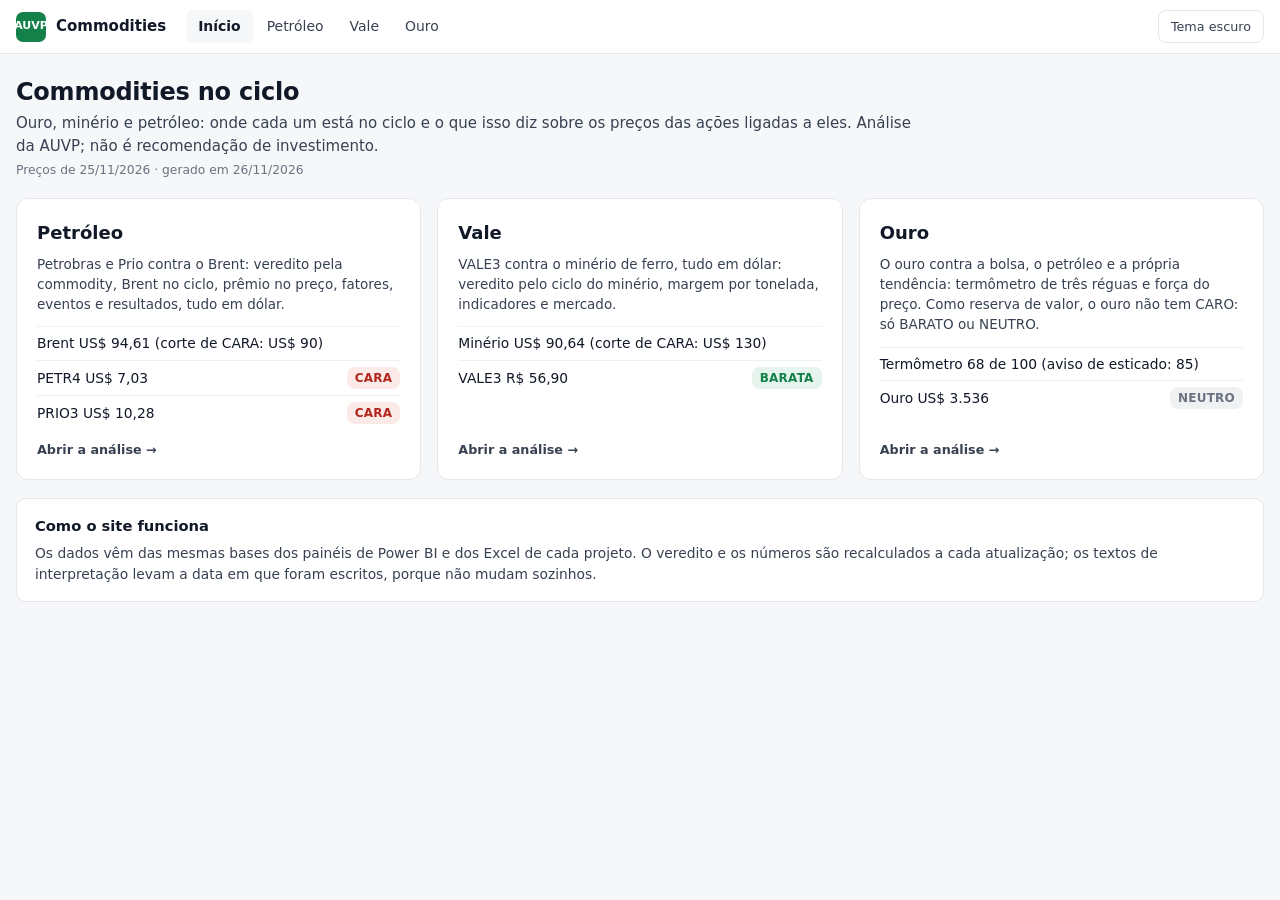
<file: index.html>
<!DOCTYPE html>
<html lang="pt-BR">
<head>
<meta charset="UTF-8">
<meta name="viewport" content="width=device-width, initial-scale=1">
<meta name="robots" content="noindex, nofollow">
<title>Commodities AUVP</title>
<link rel="stylesheet" href="assets/estilo.css">
</head>
<body>
<header class="site-topo">
  <div class="site-topo-in">
    <a class="site-nome" href="index.html"><span class="site-marca" aria-hidden="true">AUVP</span>Commodities</a>
    <nav class="site-menu" aria-label="Seções do site">
      <a href="index.html" aria-current="page">Início</a>
      <a href="petroleo.html">Petróleo</a>
      <a href="vale.html">Vale</a>
      <a href="ouro.html">Ouro</a>
    </nav>
    <button class="botao" id="tema" type="button">Tema escuro</button>
  </div>
</header>
<main class="pagina">
  <div class="cabeca">
    <h1>Commodities no ciclo</h1>
    <p class="sub">Ouro, minério e petróleo: onde cada um está no ciclo e o que isso diz sobre os preços das ações ligadas a eles. Análise da AUVP; não é recomendação de investimento.</p>
    <p class="meta" id="meta"></p>
  </div>
  <div class="projetos">
    <a class="projeto" href="petroleo.html">
      <h2>Petróleo</h2>
      <p>Petrobras e Prio contra o Brent: veredito pela commodity, Brent no ciclo, prêmio no preço, fatores, eventos e resultados, tudo em dólar.</p>
      <div class="acoes" id="acoes-petroleo"></div>
      <span class="ir">Abrir a análise →</span>
    </a>
    <a class="projeto" href="vale.html">
      <h2>Vale</h2>
      <p>VALE3 contra o minério de ferro, tudo em dólar: veredito pelo ciclo do minério, margem por tonelada, indicadores e mercado.</p>
      <div class="acoes" id="acoes-vale"></div>
      <span class="ir">Abrir a análise →</span>
    </a>
    <a class="projeto" href="ouro.html">
      <h2>Ouro</h2>
      <p>O ouro contra a bolsa, o petróleo e a própria tendência: termômetro de três réguas e força do preço. Como reserva de valor, o ouro não tem CARO: só BARATO ou NEUTRO.</p>
      <div class="acoes" id="acoes-ouro"></div>
      <span class="ir">Abrir a análise →</span>
    </a>
  </div>
  <div class="ler">
    <h3>Como o site funciona</h3>
    <p>Os dados vêm das mesmas bases dos painéis de Power BI e dos Excel de cada projeto. O veredito e os números são recalculados a cada atualização; os textos de interpretação levam a data em que foram escritos, porque não mudam sozinhos.</p>
  </div>
</main>
<script src="dados/inicio.js"></script>
<script src="dados/inicio_vale.js"></script>
<script src="dados/inicio_ouro.js"></script>
<script src="assets/base.js"></script>
<script>
'use strict';
const I = window.INICIO;
document.getElementById('meta').textContent = `Preços de ${I.data_precos} · gerado em ${I.gerado}`;
document.getElementById('acoes-petroleo').append(
  el('div', { class: 'acao' }, el('span', { text: `Brent ${fmtUS(I.hoje.brent)} (corte de CARA: ${fmtUS(I.regra.corte, 0)})` })),
  ...Object.values(I.vereditos).map((v) => el('div', { class: 'acao' }, el('span', { text: `${v.ticker} ${fmtUS(v.preco)}` }), selo(v.ver, true))));
const IV = window.INICIO_VALE, IO = window.INICIO_OURO;   // resumos gravados a cada atualização da Vale e do Ouro
if (IV) document.getElementById('acoes-vale').append(
  el('div', { class: 'acao' }, el('span', { text: `Minério ${fmtUS(IV.minerio)} (corte de CARA: ${fmtUS(IV.corte, 0)})` })),
  el('div', { class: 'acao' }, el('span', { text: `VALE3 ${IV.preco_rs != null ? fmtRS(IV.preco_rs) : fmtUS(IV.preco)}` }), selo(IV.ver, true)));
if (IO) document.getElementById('acoes-ouro').append(
  el('div', { class: 'acao' }, el('span', { text: `Termômetro ${fmtN(IO.termo, 0)} de 100 (aviso de esticado: ${fmtN(IO.aviso, 0)})` })),
  el('div', { class: 'acao' }, el('span', { text: `Ouro ${fmtUS(IO.ouro, 0)}${IO.esticado ? ', esticado' : ''}` }),
    el('span', { class: 'selo pequeno selo-' + ({ NEUTRO: 'NEUTRA', BARATO: 'BARATA' }[IO.ver] || 'BREVE'), text: IO.ver })));
iniciarTema();
</script>
</body>
</html>
</file>
<file: assets/estilo.css>
/* Site das commodities (AUVP). Cores por papel; Petrobras, Prio e S1-S4 validadas no validate_palette
   (mesma paleta do dashboard do Petróleo). O fundo branco é o padrão; o tema escuro é opcional. */
:root {
  color-scheme: light;
  --pagina: #F6F7F9; --superficie: #FFFFFF; --borda: #E5E7EB;
  --texto: #111827; --texto-2: #374151; --texto-3: #6B7280;
  --grade: #EEF0F3; --base: #D1D5DB;
  --petrobras: #14804A; --prio: #B08D1E;
  --s1: #2a78d6; --s2: #eb6834; --s3: #1baf7a; --s4: #eda100;
  --brent: #4B5563; --ref: #9CA3AF; --residuo: #B3B9C2;
  --marca: #14804A;
  /* status: reservados para o veredito, sempre com a palavra ao lado */
  --cara: #B3261E; --cara-fundo: #FBEAE8; --neutra: #6B7280; --neutra-fundo: #F0F1F3; --barata: #14804A; --barata-fundo: #E5F4EC;
  --zona-barata: #BFE5D0; --zona-media: #E5E7EB; --zona-neutra: #F6E7B8; --zona-cara: #F4C7C3;
}
:root[data-theme="dark"] {
  color-scheme: dark;
  --pagina: #0d0d0d; --superficie: #1a1a19; --borda: rgba(255,255,255,0.10);
  --texto: #f0efec; --texto-2: #c3c2b7; --texto-3: #898781;
  --grade: #2c2c2a; --base: #383835;
  --s1: #3987e5; --s2: #d95926; --s3: #199e70; --s4: #c98500;
  --brent: #c3c2b7; --ref: #6f6e69; --residuo: #55554f;
  --cara: #F2B8B5; --cara-fundo: #3a1f1d; --neutra: #c3c2b7; --neutra-fundo: #2c2c2a; --barata: #7fd1a3; --barata-fundo: #16301f;
  --zona-barata: #1d4a31; --zona-media: #383835; --zona-neutra: #54461a; --zona-cara: #5c2a26;
}
* { box-sizing: border-box; margin: 0; padding: 0; }
html { font-size: 15px; }
body { font-family: system-ui, -apple-system, "Segoe UI", sans-serif; background: var(--pagina); color: var(--texto); line-height: 1.5; }
a { color: inherit; }
button:focus-visible, select:focus-visible, a:focus-visible { outline: 2px solid var(--s1); outline-offset: 2px; }

/* navegação do site */
.site-topo { background: var(--superficie); border-bottom: 1px solid var(--borda); position: sticky; top: 0; z-index: 20; }
.site-topo-in { max-width: 1400px; margin: 0 auto; padding: 10px 16px; display: flex; align-items: center; gap: 20px; flex-wrap: wrap; }
.site-nome { font-weight: 700; text-decoration: none; display: flex; align-items: center; gap: 10px; white-space: nowrap; }
.site-marca { width: 30px; height: 30px; border-radius: 7px; background: var(--marca); color: #fff; font-size: 11px; font-weight: 700; display: flex; align-items: center; justify-content: center; }
.site-menu { display: flex; gap: 2px; flex: 1; flex-wrap: wrap; }
.site-menu a, .site-menu span { padding: 6px 12px; border-radius: 7px; text-decoration: none; color: var(--texto-2); font-size: 0.93rem; }
.site-menu a:hover { background: var(--pagina); color: var(--texto); }
.site-menu a[aria-current="page"] { background: var(--pagina); color: var(--texto); font-weight: 600; }
.site-menu .breve { color: var(--texto-3); }
.site-menu .breve small { font-size: 0.72rem; margin-left: 4px; }
.botao { font: inherit; font-size: 0.85rem; padding: 6px 12px; border: 1px solid var(--borda); border-radius: 8px; background: var(--superficie); color: var(--texto-2); cursor: pointer; }
.botao:hover { color: var(--texto); }

.pagina { max-width: 1400px; margin: 0 auto; padding: 20px 16px 40px; }
.cabeca { margin-bottom: 8px; }
h1 { font-size: 1.6rem; font-weight: 650; letter-spacing: -0.01em; }
.sub { color: var(--texto-2); margin-top: 2px; max-width: 900px; }
.meta { color: var(--texto-3); font-size: 0.82rem; margin-top: 4px; }

.abas { display: flex; gap: 2px; border-bottom: 1px solid var(--borda); margin: 14px 0 18px; overflow-x: auto; }
.abas button { font: inherit; padding: 10px 14px; border: 0; background: none; color: var(--texto-3); cursor: pointer; border-bottom: 2px solid transparent; white-space: nowrap; }
.abas button:hover { color: var(--texto); }
.abas button[aria-selected="true"] { color: var(--texto); border-bottom-color: var(--texto); font-weight: 600; }
.aviso { background: var(--superficie); border: 1px solid var(--borda); border-left: 4px solid var(--s4); border-radius: 8px; padding: 10px 14px; margin-bottom: 16px; color: var(--texto-2); font-size: 0.88rem; }

/* filtros */
.filtros { display: flex; gap: 16px; align-items: flex-end; flex-wrap: wrap; margin: 0 0 16px; }
.filtro { display: flex; flex-direction: column; gap: 4px; font-size: 0.8rem; color: var(--texto-3); }
.filtro select { font: inherit; font-size: 0.9rem; padding: 7px 10px; border: 1px solid var(--borda); border-radius: 8px; background: var(--superficie); color: var(--texto); min-width: 200px; }
.segmento { display: inline-flex; flex-wrap: wrap; max-width: 100%; border: 1px solid var(--borda); border-radius: 8px; overflow: hidden; }
.segmento button { font: inherit; padding: 7px 16px; border: 0; background: var(--superficie); color: var(--texto-2); cursor: pointer; }
.segmento button + button { border-left: 1px solid var(--borda); }
.segmento button[aria-pressed="true"] { background: var(--texto); color: var(--superficie); font-weight: 600; }

/* números */
.grade-tiles { display: grid; grid-template-columns: repeat(auto-fit, minmax(175px, 1fr)); gap: 12px; margin-bottom: 16px; }
.tile { background: var(--superficie); border: 1px solid var(--borda); border-radius: 10px; padding: 14px 16px; min-width: 0; }
.tile-rot { font-size: 0.8rem; color: var(--texto-3); }
.tile-val { font-size: 1.55rem; font-weight: 600; margin-top: 2px; }
.tile-val.pequeno { font-size: 1.1rem; }
.tile-nota { font-size: 0.82rem; color: var(--texto-2); margin-top: 4px; }

/* veredito */
.vereditos { display: grid; grid-template-columns: repeat(auto-fit, minmax(300px, 1fr)); gap: 16px; margin-bottom: 16px; }
.veredito { background: var(--superficie); border: 1px solid var(--borda); border-radius: 10px; padding: 18px 20px; }
.veredito-topo { display: flex; justify-content: space-between; align-items: center; gap: 12px; flex-wrap: wrap; }
.veredito-nome { font-size: 1rem; font-weight: 600; display: flex; align-items: center; gap: 8px; }
.ponto { width: 10px; height: 10px; border-radius: 50%; display: inline-block; flex: none; }
.selo { font-weight: 700; font-size: 1.5rem; padding: 2px 14px; border-radius: 8px; letter-spacing: 0.02em; }
.selo.pequeno { font-size: 0.8rem; padding: 2px 8px; }
.selo-CARA { color: var(--cara); background: var(--cara-fundo); }
.selo-NEUTRA { color: var(--neutra); background: var(--neutra-fundo); }
.selo-BARATA { color: var(--barata); background: var(--barata-fundo); }
.selo-BREVE { color: var(--texto-3); background: var(--pagina); }
.veredito-preco { font-size: 2.2rem; font-weight: 600; margin-top: 8px; line-height: 1.15; }
.veredito ul { list-style: none; margin-top: 10px; font-size: 0.88rem; color: var(--texto-2); }
.veredito li { padding: 5px 0; border-top: 1px solid var(--grade); display: flex; justify-content: space-between; gap: 12px; }
.veredito li strong { font-weight: 600; color: var(--texto); white-space: nowrap; }

/* gráficos do relatório da Vale (imagens fixas, fundo branco também no tema escuro) */
.estudo-fig { margin: 0 0 16px; }
.estudo-fig img { display: block; width: 100%; height: auto; border-radius: 8px; background: #fff; margin-bottom: 10px; }
.estudo-fig p + p { margin-top: 6px; }

/* régua do Brent */
.regua { position: relative; margin: 34px 4px 36px; height: 26px; border-radius: 6px; display: flex; gap: 2px; }
.regua-zona { height: 100%; display: flex; align-items: center; justify-content: center; font-size: 0.74rem; font-weight: 600; color: var(--texto); overflow: hidden; white-space: nowrap; }
.regua-zona:first-child { border-radius: 6px 0 0 6px; }
.regua-zona:last-of-type { border-radius: 0 6px 6px 0; }
.regua-marca { position: absolute; top: -6px; bottom: -6px; width: 2px; background: var(--texto); }
.regua-marca.sec { background: var(--texto-3); }
.regua-marca span { position: absolute; left: 50%; transform: translateX(-50%); white-space: nowrap; font-size: 0.76rem; font-weight: 600; color: var(--texto); }
.regua-marca.cima span { bottom: 100%; margin-bottom: 2px; }
.regua-marca.baixo span { top: 100%; margin-top: 2px; font-weight: 400; color: var(--texto-2); }
.regua-corte { position: absolute; top: 100%; transform: translateX(-50%); font-size: 0.72rem; color: var(--texto-3); margin-top: 6px; white-space: nowrap; font-variant-numeric: tabular-nums; }

/* cartões */
.linha { display: grid; grid-template-columns: repeat(auto-fit, minmax(340px, 1fr)); gap: 16px; margin-bottom: 16px; }
.linha.dupla { grid-template-columns: repeat(auto-fit, minmax(460px, 1fr)); }
.cartao { background: var(--superficie); border: 1px solid var(--borda); border-radius: 10px; padding: 16px; min-width: 0; margin-bottom: 0; }
.cartao.solto { margin-bottom: 16px; }
.cartao-topo { display: flex; justify-content: space-between; gap: 12px; align-items: flex-start; margin-bottom: 10px; }
.cartao h3 { font-size: 0.98rem; font-weight: 600; }
.cartao-sub { font-size: 0.8rem; color: var(--texto-3); margin-top: 2px; }
.botao-tabela { font: inherit; font-size: 0.75rem; padding: 4px 8px; border: 1px solid var(--borda); border-radius: 6px; background: none; color: var(--texto-3); cursor: pointer; white-space: nowrap; }
.botao-tabela:hover { color: var(--texto); }
.area { position: relative; }
.gemea { margin-top: 10px; }
.tt { position: absolute; pointer-events: none; background: var(--superficie); border: 1px solid var(--borda); border-radius: 8px; padding: 8px 10px; box-shadow: 0 4px 14px rgba(0, 0, 0, 0.12); font-size: 0.8rem; min-width: 150px; opacity: 0; z-index: 5; }
.tt-titulo { color: var(--texto-3); margin-bottom: 4px; }
.tt-linha { display: flex; align-items: center; gap: 8px; white-space: nowrap; line-height: 1.6; }
.tt-chave { display: inline-block; width: 12px; height: 3px; border-radius: 2px; flex: none; }
.tt-linha strong { color: var(--texto); font-variant-numeric: tabular-nums; font-weight: 600; }
.tt-nome { color: var(--texto-2); }

/* tabelas */
.rolagem { overflow: auto; max-height: 360px; }
.rolagem.alta { max-height: 560px; }
.rolagem.livre { max-height: none; }
.tabela { width: 100%; border-collapse: collapse; font-size: 0.82rem; }
.tabela thead th { position: sticky; top: 0; background: var(--superficie); text-align: left; font-weight: 600; color: var(--texto-3); border-bottom: 1px solid var(--base); padding: 0; z-index: 1; }
.tabela .ord { display: block; font: inherit; width: 100%; text-align: inherit; padding: 8px 10px; border: 0; background: none; color: inherit; }
.tabela button.ord { cursor: pointer; }
.tabela button.ord:hover { color: var(--texto); }
.tabela th.num, .tabela td.num { text-align: right; }
.tabela td { padding: 7px 10px; border-bottom: 1px solid var(--grade); color: var(--texto-2); vertical-align: top; }
.tabela td.num { font-variant-numeric: tabular-nums; white-space: nowrap; }
.tabela tbody tr:hover td { background: var(--pagina); }
.tabela tr.destaque td { background: var(--pagina); color: var(--texto); font-weight: 600; }
.chave-valor th { text-align: left; font-weight: 400; color: var(--texto-3); padding: 8px 10px 8px 0; border-bottom: 1px solid var(--grade); vertical-align: top; width: 52%; }
.chave-valor td { color: var(--texto); }

/* texto de análise */
.ler { background: var(--superficie); border: 1px solid var(--borda); border-radius: 10px; padding: 16px 18px; font-size: 0.92rem; color: var(--texto-2); min-width: 0; }
.ler.solto { margin-bottom: 16px; }
.ler h3 { font-size: 0.98rem; color: var(--texto); margin-bottom: 6px; }
.ler p + p, .ler ul + p, .ler p + ul, .ler ul + ul { margin-top: 8px; }
.ler ul { padding-left: 18px; }
.ler li + li { margin-top: 5px; }
.ler .data-escrita { font-size: 0.78rem; color: var(--texto-3); margin-top: 10px; }
.secao { font-size: 1.1rem; font-weight: 600; margin: 22px 0 12px; }
.secao:first-child { margin-top: 0; }
.metodo { display: grid; grid-template-columns: repeat(auto-fit, minmax(380px, 1fr)); gap: 16px; }
.rodape { max-width: 1400px; margin: 0 auto; padding: 0 16px 32px; font-size: 0.78rem; color: var(--texto-3); }

/* página inicial */
.projetos { display: grid; grid-template-columns: repeat(auto-fit, minmax(320px, 1fr)); gap: 16px; margin: 18px 0; }
.projeto { background: var(--superficie); border: 1px solid var(--borda); border-radius: 12px; padding: 20px; text-decoration: none; display: flex; flex-direction: column; gap: 8px; }
a.projeto:hover { border-color: var(--texto-3); }
.projeto h2 { font-size: 1.2rem; font-weight: 650; }
.projeto p { font-size: 0.9rem; color: var(--texto-2); }
.projeto .acoes { margin-top: 4px; display: grid; gap: 6px; }
.projeto .acao { display: flex; justify-content: space-between; align-items: center; gap: 8px; font-size: 0.92rem; padding-top: 6px; border-top: 1px solid var(--grade); }
.projeto .ir { margin-top: auto; padding-top: 8px; font-size: 0.85rem; font-weight: 600; color: var(--texto-2); }
.projeto.breve { opacity: 0.85; }

@media (max-width: 768px) {
  .linha, .linha.dupla, .metodo { grid-template-columns: 1fr; }
  .filtro select { min-width: 0; width: 100%; }
  .veredito-preco { font-size: 1.8rem; }
  .site-topo { position: static; }
  .regua-corte { display: none; }
  .regua-zona { font-size: 0.66rem; }
}
@media print {
  body { background: #fff; }
  .site-topo, .abas, .botao, .botao-tabela, .filtros { display: none !important; }
  .cartao, .tile, .ler, .veredito { break-inside: avoid; }
}
</file>
